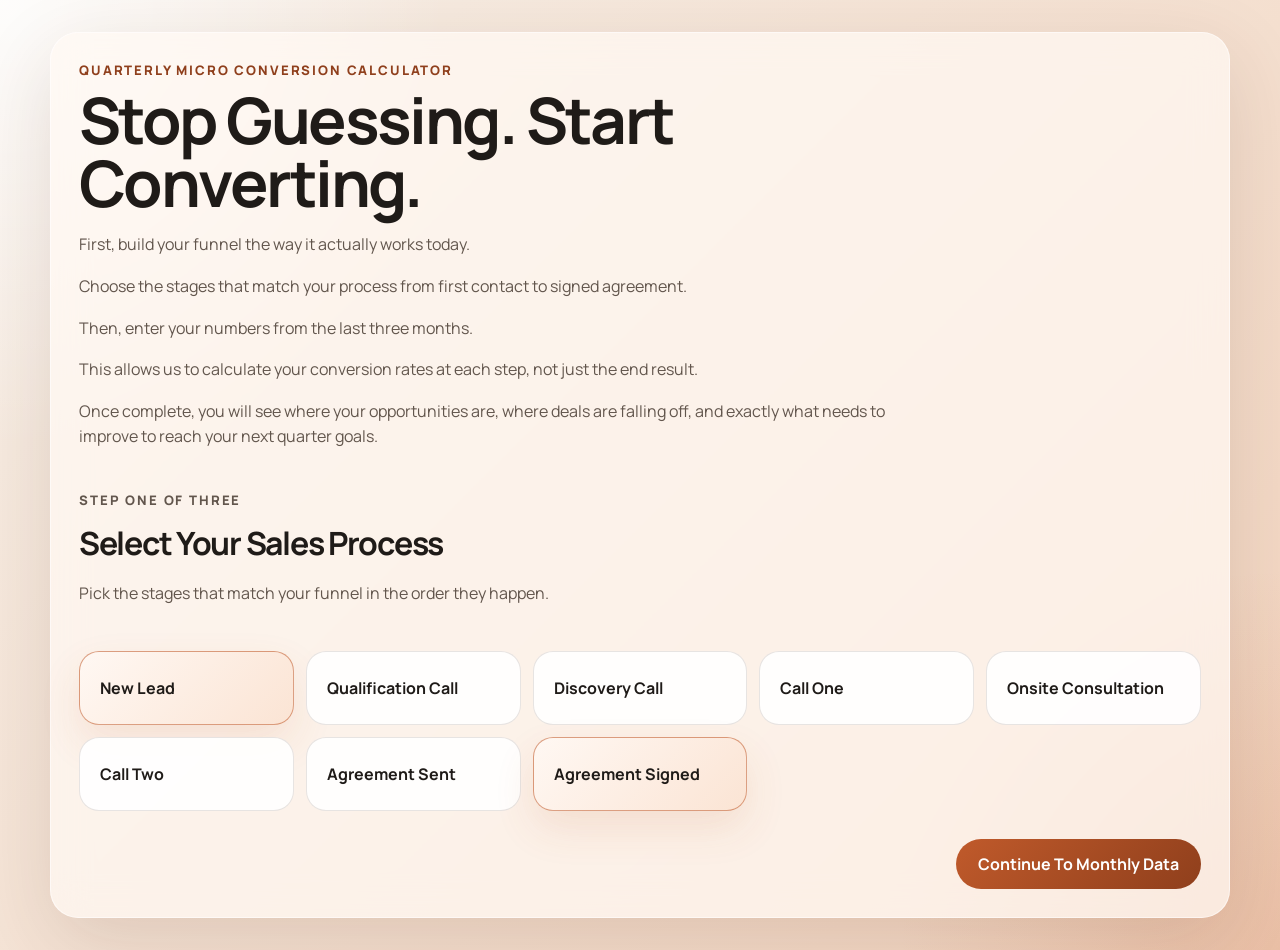
<file: index.html>
<!DOCTYPE html>
<html lang="en">
<head>
  <meta charset="UTF-8">
  <meta name="viewport" content="width=device-width, initial-scale=1.0">
  <title>Quarterly Micro Conversion Calculator</title>
  <link rel="preconnect" href="https://fonts.googleapis.com">
  <link rel="preconnect" href="https://fonts.gstatic.com" crossorigin>
  <link href="https://fonts.googleapis.com/css2?family=Manrope:wght@400;500;600;700;800&display=swap" rel="stylesheet">
  <link rel="stylesheet" href="./styles.css">
</head>
<body>
  <main class="widget-shell">
    <section class="calculator-card">
      <div class="hero" id="hero">
        <p class="eyebrow">Quarterly Micro Conversion Calculator</p>
        <h1 id="widget-title">Stop Guessing. Start Converting.</h1>
        <div class="intro" id="hero-copy"></div>
      </div>

      <section class="step-panel" id="process-step">
        <div class="section-heading">
          <p class="step-tag">Step One of Three</p>
          <h2>Select Your Sales Process</h2>
          <p>Pick the stages that match your funnel in the order they happen.</p>
        </div>
        <div class="stage-picker" id="stage-picker"></div>
        <div class="actions">
          <button class="primary-button" id="continue-button" type="button">Continue To Monthly Data</button>
        </div>
      </section>

      <section class="step-panel hidden" id="data-step">
        <div class="section-heading">
          <p class="step-tag">Step Two of Three</p>
          <h2>Enter Your Last 3 Months</h2>
          <div class="step-copy">
            <p>This is where most people realize what is actually happening in their funnel.</p>
            <p>Add your numbers for each stage across the last three months.</p>
            <p>We are measuring movement, not just outcomes.</p>
            <p>When you generate your results, you will see exactly where deals are being lost and what needs to improve to change your next quarter.</p>
          </div>
        </div>

        <div class="summary-bar">
          <div>
            <p class="summary-label">Selected Process</p>
            <p class="summary-process" id="selected-process"></p>
          </div>
          <div class="actions">
            <button class="secondary-button" id="back-to-process-button" type="button">Edit Process</button>
          </div>
        </div>

        <div class="months-panel" id="months-panel"></div>

        <div class="actions data-actions">
          <button class="primary-button" id="generate-results-button" type="button">Generate Results</button>
        </div>
      </section>

      <section class="step-panel hidden" id="results-step">
        <div class="section-heading">
          <p class="step-tag">Step Three of Four</p>
          <h2>Your Funnel, Broken Down Clearly</h2>
          <p>Start with your quarterly snapshot to see what your funnel is currently producing. Then set your next quarter goals and use the breakdown below to understand exactly what needs to happen at each stage to hit them.</p>
        </div>

        <div class="summary-bar">
          <div>
            <p class="summary-label">Selected Process</p>
            <p class="summary-process" id="selected-process-results"></p>
          </div>
          <div class="actions">
            <button class="secondary-button" id="back-to-data-button" type="button">Edit Monthly Data</button>
            <button class="secondary-button" id="back-to-process-from-results-button" type="button">Edit Process</button>
          </div>
        </div>

        <section class="hero-snapshot">
          <p class="snapshot-kicker">Quarterly Snapshot</p>
          <h3 class="snapshot-headline" id="summary-headline">0 Agreements Signed From 0 New Leads</h3>
          <p class="snapshot-percent" id="summary-percent">0.0% Total Conversion Rate</p>
          <p class="snapshot-copy" id="summary-copy">This is your current output. Now we break down each stage to understand what is driving it and what needs to change to impact your next quarter.</p>
          <p class="warning-copy" id="warning-copy" hidden></p>
        </section>

        <div class="results-accordion">
          <details class="accordion-card" open>
            <summary>Core Results</summary>
            <div class="accordion-body core-grid">
              <div class="result-card feature">
                <p class="result-label" id="quarter-total-label">Quarterly Total Agreements Signed</p>
                <p class="result-value" id="quarter-total">0</p>
                <p class="result-note" id="quarter-total-note">Total agreements signed across all 3 months</p>
              </div>
              <div class="result-card">
                <p class="result-label">Average Monthly Agreements Signed</p>
                <p class="result-value" id="monthly-average">0.0</p>
                <p class="result-note">Quarter total divided by 3 months</p>
              </div>
            </div>
          </details>

          <details class="accordion-card" open>
            <summary>Average Micro Conversions</summary>
            <div class="accordion-body">
              <div class="conversion-list" id="conversion-list"></div>
            </div>
          </details>

          <details class="accordion-card planner-card" open>
            <summary>Build Your 90 Day Plan</summary>
            <div class="accordion-body">
              <label class="field">
                <span id="goal-label">Target Agreements Signed for Next Quarter</span>
                <input id="goal-input" type="number" min="0" step="1" value="0">
              </label>
              <p class="result-note" id="forecast-note">Enter your target and we will map out exactly what your funnel needs to produce at each stage to hit it.</p>
              <div class="conversion-list" id="forecast-list"></div>
            </div>
          </details>

        </div>

        <div class="actions data-actions">
          <button class="primary-button" id="show-improvements-button" type="button">Show My Improvement Plan</button>
        </div>
      </section>

      <section class="step-panel hidden" id="improvement-step">
        <div class="section-heading">
          <p class="step-tag">Step Four of Four</p>
          <h2>Where To Improve First</h2>
          <p>We looked at your lowest micro conversion and turned it into a practical focus area so you know where to direct your effort next.</p>
        </div>

        <div class="summary-bar">
          <div>
            <p class="summary-label">Priority Focus</p>
            <p class="summary-process" id="improvement-stage-name"></p>
          </div>
          <div class="actions">
            <button class="secondary-button" id="back-to-results-button" type="button">Back To Results</button>
            <button class="secondary-button" id="back-to-data-from-improvement-button" type="button">Edit Monthly Data</button>
          </div>
        </div>

        <section class="hero-snapshot">
          <p class="snapshot-kicker">Lowest Micro Conversion</p>
          <h3 class="snapshot-headline" id="improvement-rate">0.0%</h3>
          <p class="snapshot-copy" id="improvement-summary">Your weakest conversion step will appear here.</p>
        </section>

        <div class="results-accordion">
          <details class="accordion-card" open>
            <summary>What This Tells Us</summary>
            <div class="accordion-body">
              <div class="insight-copy" id="improvement-diagnosis"></div>
            </div>
          </details>

          <details class="accordion-card planner-card" open>
            <summary>5 Ways To Improve This Stage</summary>
            <div class="accordion-body">
              <div class="tips-list" id="improvement-tips"></div>
            </div>
          </details>

          <section class="report-section cta-section">
            <div class="section-heading">
              <p class="section-label">Next Step</p>
              <h3 class="next-steps-title">Your Next Steps</h3>
              <p class="section-copy">Preview your expanded report, send it to your inbox, or book a sales process strategy session to walk through your next moves together.</p>
            </div>
            <label class="field">
              <span>Email Address</span>
              <input id="email-input" type="email" placeholder="name@example.com">
            </label>
            <div class="cta-actions">
              <button class="secondary-cta-button" id="preview-report-button" type="button">Preview Expanded Report</button>
              <button class="secondary-cta-button" id="email-report-button" type="button">Email Me The Report</button>
              <a
                class="cta-button"
                href="https://calendar.app.google/zzBbuVEscKuxoPaXA"
                target="_blank"
                rel="noreferrer"
              >
                Book A Sales Process Strategy Session
              </a>
            </div>
          </section>
        </div>
      </section>
    </section>
  </main>

  <script src="./script.js"></script>
</body>
</html>
</file>
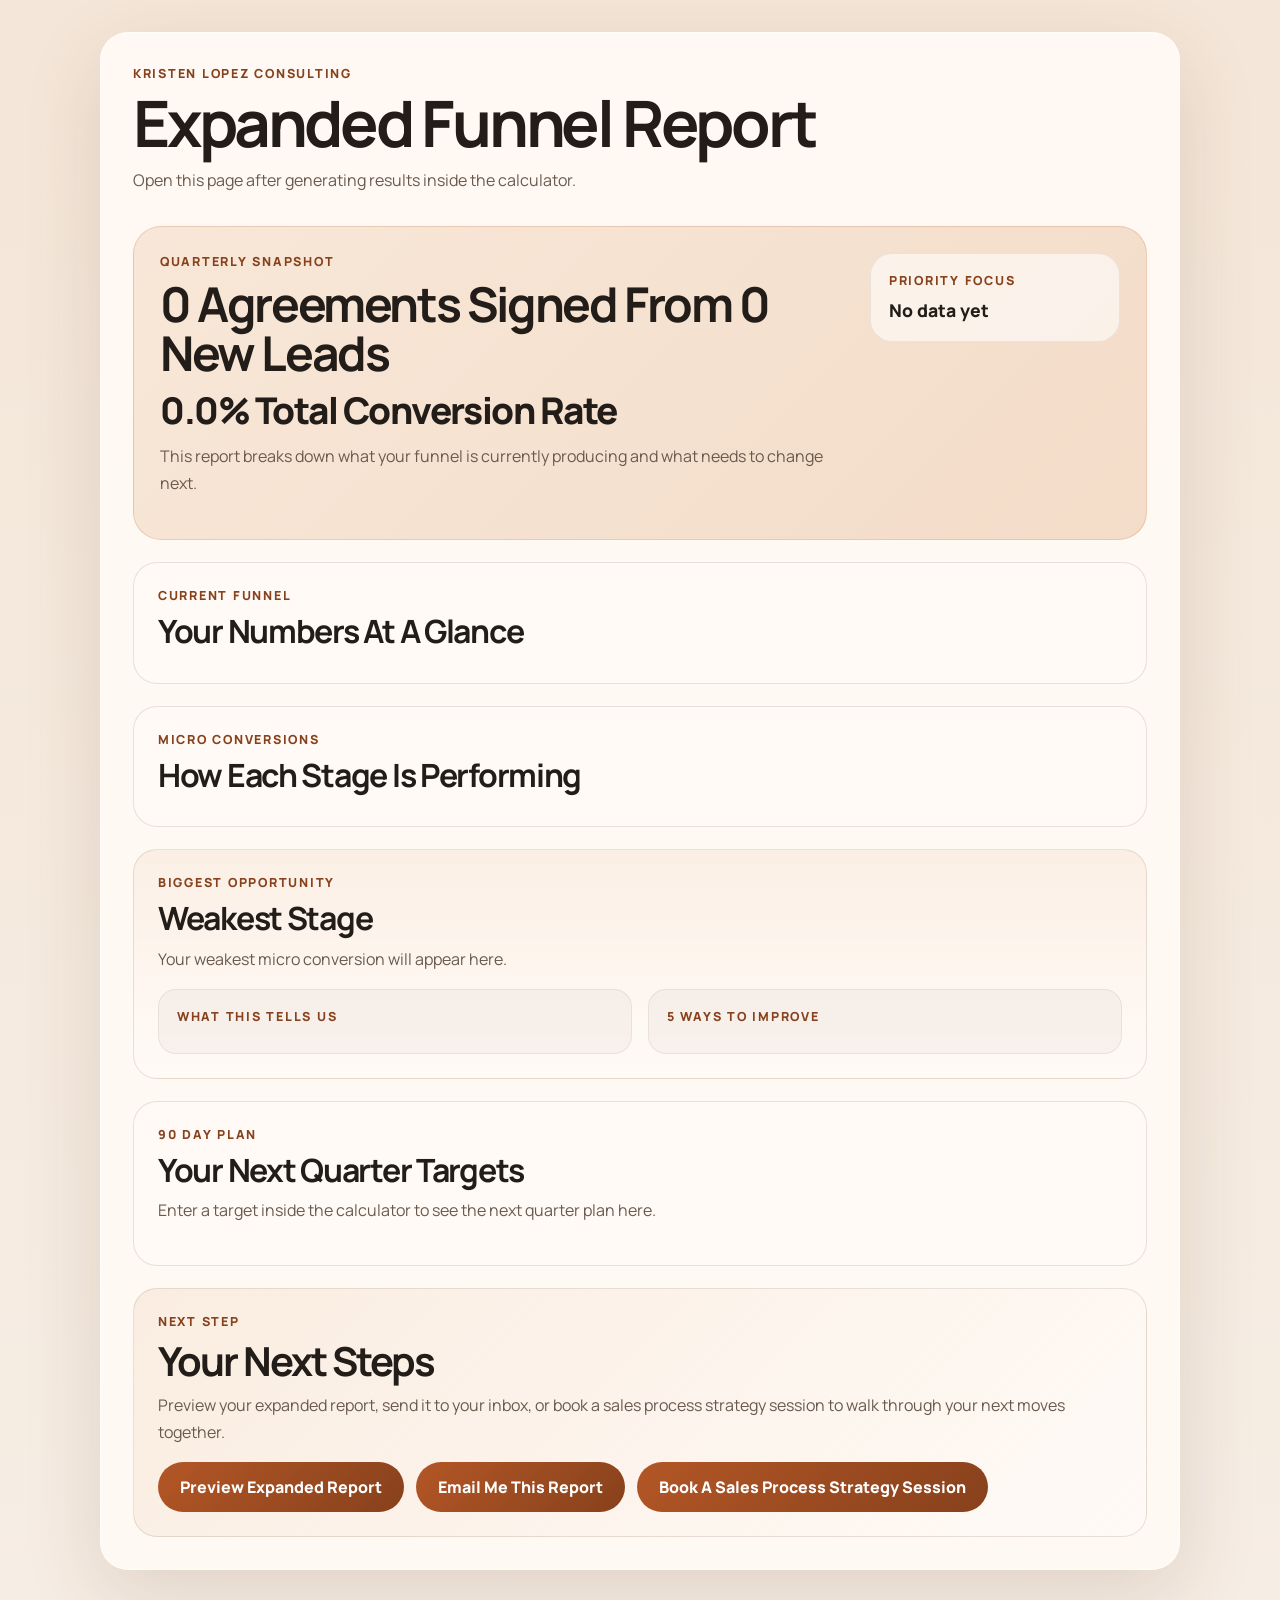
<file: report-template.html>
<!DOCTYPE html>
<html lang="en">
<head>
  <meta charset="UTF-8">
  <meta name="viewport" content="width=device-width, initial-scale=1.0">
  <title>Expanded Funnel Report</title>
  <link rel="preconnect" href="https://fonts.googleapis.com">
  <link rel="preconnect" href="https://fonts.gstatic.com" crossorigin>
  <link href="https://fonts.googleapis.com/css2?family=Manrope:wght@400;500;600;700;800&display=swap" rel="stylesheet">
  <link rel="stylesheet" href="./report-template.css">
</head>
<body>
  <main class="report-shell">
    <section class="report-card">
      <header class="report-header">
        <p class="eyebrow">Kristen Lopez Consulting</p>
        <h1>Expanded Funnel Report</h1>
        <p class="report-subtitle" id="report-subtitle">A custom report built from your last 3 months of funnel data.</p>
      </header>

      <section class="report-hero">
        <div>
          <p class="section-label">Quarterly Snapshot</p>
          <h2 id="snapshot-headline">0 Agreements Signed From 0 New Leads</h2>
          <p class="snapshot-rate" id="snapshot-rate">0.0% Total Conversion Rate</p>
          <p class="snapshot-support" id="snapshot-support">This report breaks down what your funnel is currently producing and what needs to change next.</p>
        </div>
        <div class="hero-chip">
          <p class="chip-label">Priority Focus</p>
          <p class="chip-value" id="priority-focus">No data yet</p>
        </div>
      </section>

      <section class="report-section">
        <div class="section-heading">
          <p class="section-label">Current Funnel</p>
          <h3>Your Numbers At A Glance</h3>
        </div>
        <div class="totals-grid" id="totals-grid"></div>
      </section>

      <section class="report-section">
        <div class="section-heading">
          <p class="section-label">Micro Conversions</p>
          <h3>How Each Stage Is Performing</h3>
        </div>
        <div class="stack-list" id="conversion-list"></div>
      </section>

      <section class="report-section spotlight">
        <div class="section-heading">
          <p class="section-label">Biggest Opportunity</p>
          <h3 id="weakest-stage-title">Weakest Stage</h3>
          <p class="section-copy" id="weakest-stage-summary">Your weakest micro conversion will appear here.</p>
        </div>
        <div class="diagnosis-grid">
          <div class="diagnosis-card">
            <p class="card-label">What This Tells Us</p>
            <div class="body-copy" id="diagnosis-copy"></div>
          </div>
          <div class="diagnosis-card">
            <p class="card-label">5 Ways To Improve</p>
            <div class="tip-list" id="tips-list"></div>
          </div>
        </div>
      </section>

      <section class="report-section">
        <div class="section-heading">
          <p class="section-label">90 Day Plan</p>
          <h3>Your Next Quarter Targets</h3>
          <p class="section-copy" id="goal-copy">Enter a target inside the calculator to see the next quarter plan here.</p>
        </div>
        <div class="stack-list" id="forecast-list"></div>
      </section>

      <section class="report-section cta-section">
        <div class="section-heading">
          <p class="section-label">Next Step</p>
          <h3 class="next-steps-title">Your Next Steps</h3>
          <p class="section-copy">Preview your expanded report, send it to your inbox, or book a sales process strategy session to walk through your next moves together.</p>
        </div>
        <div class="cta-actions">
          <button class="secondary-cta-button" id="preview-report-button" type="button">Preview Expanded Report</button>
          <button class="secondary-cta-button" id="email-report-button" type="button">Email Me This Report</button>
          <a
            class="cta-button"
            href="https://calendar.app.google/zzBbuVEscKuxoPaXA"
            target="_blank"
            rel="noreferrer"
          >
            Book A Sales Process Strategy Session
          </a>
        </div>
      </section>
    </section>
  </main>

  <script src="./report-template.js"></script>
</body>
</html>
</file>
<file: styles.css>
:root {
  --bg: #f7f0e8;
  --bg-accent: #f2d3bd;
  --card: rgba(255, 255, 255, 0.92);
  --card-soft: rgba(255, 248, 243, 0.84);
  --text: #1f1b18;
  --muted: #62564d;
  --line: rgba(63, 38, 24, 0.12);
  --shadow: 0 24px 80px rgba(82, 46, 26, 0.14);
  --brand: #c05a2b;
  --brand-dark: #8f3f1c;
  --highlight: #fbe4d4;
}
* { box-sizing: border-box; }
body {
  margin: 0;
  min-height: 100vh;
  font-family: "Manrope", sans-serif;
  color: var(--text);
  background:
    radial-gradient(circle at top left, rgba(255,255,255,.85), transparent 28%),
    radial-gradient(circle at bottom right, rgba(192,90,43,.16), transparent 24%),
    linear-gradient(135deg, var(--bg) 0%, var(--bg-accent) 100%);
}
.widget-shell { display: grid; min-height: 100vh; padding: 32px 18px; place-items: center; }
.calculator-card {
  width: min(1180px, 100%);
  padding: 28px;
  border: 1px solid rgba(255,255,255,.55);
  border-radius: 28px;
  background: rgba(255,248,243,.72);
  box-shadow: var(--shadow);
  backdrop-filter: blur(18px);
}
.hero { max-width: 820px; margin-bottom: 40px; }
.hero.hidden-hero { display: none; }
.eyebrow, .step-tag, .snapshot-kicker {
  margin: 0 0 10px;
  letter-spacing: .14em;
  text-transform: uppercase;
  font-size: .82rem;
  font-weight: 800;
  color: var(--brand-dark);
}
h1,h2,h3 { margin: 0; letter-spacing: -.04em; }
h1 { font-size: clamp(2rem, 5vw, 4rem); line-height: .98; margin-bottom: 18px; }
h2 { font-size: clamp(1.35rem, 3vw, 2rem); }
.intro,.section-heading p,.step-copy p { color: var(--muted); line-height: 1.6; }
.intro p,.step-copy p { margin: 0 0 16px; }
.intro p:last-child,.step-copy p:last-child { margin-bottom: 0; }
.step-panel { display: grid; gap: 28px; }
.section-heading { max-width: 780px; }
.section-heading h2 { margin-bottom: 14px; }
.stage-picker { display: grid; gap: 12px; grid-template-columns: repeat(auto-fit, minmax(180px, 1fr)); }
.stage-option { position: relative; }
.stage-option input { position: absolute; opacity: 0; pointer-events: none; }
.stage-option label {
  display: flex; align-items: center; min-height: 74px; padding: 18px 20px;
  border: 1px solid var(--line); border-radius: 20px; background: var(--card);
  font-weight: 700; cursor: pointer;
}
.stage-option input:checked + label {
  border-color: rgba(192,90,43,.55);
  background: linear-gradient(135deg, #fff8f3 0%, var(--highlight) 100%);
  box-shadow: 0 18px 40px rgba(192,90,43,.12);
}
.actions,.summary-bar { display: flex; gap: 14px; align-items: center; justify-content: space-between; flex-wrap: wrap; }
.actions { justify-content: flex-end; }
.data-actions { justify-content: flex-end; }
.primary-button,.secondary-button {
  border: 0; border-radius: 999px; font: inherit; font-weight: 700; cursor: pointer;
}
.primary-button { padding: 14px 22px; background: linear-gradient(135deg, var(--brand) 0%, var(--brand-dark) 100%); color: #fff; }
.secondary-button { padding: 12px 18px; background: rgba(31,27,24,.08); color: var(--text); }
.hidden { display: none; }
.summary-bar,.month-card,.result-card,.accordion-card {
  border: 1px solid var(--line); border-radius: 24px; background: var(--card);
}
.summary-bar,.month-card,.result-card { padding: 20px; }
.summary-label { margin: 0 0 6px; color: var(--muted); font-size: .88rem; font-weight: 700; }
.summary-process { margin: 0; font-size: 1.05rem; font-weight: 800; }
.months-panel { display: grid; gap: 16px; }
.month-card { background: var(--card-soft); }
.month-title { margin: 0 0 16px; font-size: 1.15rem; font-weight: 800; }
.month-fields { display: grid; gap: 14px; grid-template-columns: repeat(auto-fit, minmax(160px, 1fr)); }
.field { display: grid; gap: 8px; }
.field span { font-size: .92rem; font-weight: 700; }
.field input {
  width: 100%; padding: 14px 16px; border: 1px solid rgba(63,38,24,.18);
  border-radius: 16px; background: #fffdfb; color: var(--text); font: inherit;
}
.hero-snapshot {
  padding: 28px; border-radius: 28px; background: linear-gradient(135deg, #fff8f3 0%, #f8d8c2 100%);
  border: 1px solid rgba(192,90,43,.18); box-shadow: 0 18px 48px rgba(192,90,43,.12);
}
.snapshot-headline { font-size: clamp(1.8rem, 4.2vw, 3rem); line-height: 1.05; font-weight: 800; letter-spacing: -.04em; }
.snapshot-percent { margin: 16px 0 0; font-size: clamp(1.6rem, 3.8vw, 2.8rem); line-height: 1; font-weight: 800; letter-spacing: -.04em; }
.snapshot-copy { margin: 16px 0 0; max-width: 60ch; color: var(--text); font-size: 1.05rem; line-height: 1.6; font-weight: 700; }
.results-accordion { display: grid; gap: 16px; }
.accordion-card { overflow: hidden; }
.accordion-card summary { padding: 20px 22px; list-style: none; cursor: pointer; font-size: 1.02rem; font-weight: 800; }
.accordion-card summary::-webkit-details-marker { display: none; }
.accordion-card[open] summary { border-bottom: 1px solid var(--line); }
.accordion-body { padding: 20px 22px 22px; }
.planner-card summary { font-size: 1.4rem; line-height: 1.15; }
.core-grid { display: grid; gap: 16px; grid-template-columns: repeat(auto-fit, minmax(240px, 1fr)); }
.result-card.feature { background: linear-gradient(135deg, #fff8f3 0%, var(--highlight) 100%); }
.result-label { margin: 0 0 10px; color: var(--muted); font-size: .92rem; font-weight: 700; }
.result-value { margin: 0; font-size: clamp(1.7rem, 4vw, 3rem); line-height: 1; letter-spacing: -.05em; font-weight: 800; }
.result-note,.summary-copy,.warning-copy { margin: 10px 0 0; line-height: 1.55; }
.summary-copy,.result-note { color: var(--muted); }
.conversion-list { display: grid; gap: 12px; margin-top: 14px; }
.insight-copy,
.tips-list { display: grid; gap: 14px; }
.insight-copy p,
.tips-list p { margin: 0; color: var(--muted); line-height: 1.65; }
.tip-card {
  padding: 16px 18px;
  border-radius: 18px;
  background: rgba(31,27,24,.04);
}
.tip-card h4 {
  margin: 0 0 8px;
  font-size: 1rem;
  letter-spacing: -.02em;
}
.conversion-row {
  display: flex; align-items: baseline; justify-content: space-between; gap: 12px;
  padding: 12px 14px; border-radius: 16px; background: rgba(31,27,24,.04);
}
.conversion-name,.conversion-rate { margin: 0; }
.conversion-name { font-size: .93rem; font-weight: 700; }
.conversion-rate { font-size: 1.05rem; font-weight: 800; }
.warning-copy { padding: 12px 14px; border-radius: 16px; background: rgba(192,90,43,.08); color: var(--brand-dark); }
.cta-section {
  text-align: left;
  background: linear-gradient(135deg, rgba(248, 231, 216, 0.7) 0%, rgba(255, 250, 246, 0.98) 100%);
}
.next-steps-title {
  font-size: clamp(1.7rem, 3.5vw, 2.5rem);
  line-height: 1.05;
  letter-spacing: -.05em;
}
.cta-actions {
  display: flex;
  gap: 12px;
  flex-wrap: wrap;
  margin-top: 14px;
}
.cta-button,
.secondary-cta-button {
  display: inline-flex;
  align-items: center;
  justify-content: center;
  padding: 14px 22px;
  border-radius: 999px;
  font: inherit;
  font-weight: 800;
  text-decoration: none;
  background: linear-gradient(135deg, var(--brand) 0%, var(--brand-dark) 100%);
  color: #fff;
}
.secondary-cta-button {
  border: 0;
  cursor: pointer;
}
@media (max-width: 560px) {
  .calculator-card { padding: 18px; border-radius: 22px; }
}
</file>
<file: report-template.css>
:root {
  --bg: #f6ede4;
  --card: #fffaf6;
  --soft: #f8e7d8;
  --soft-2: #f3dcc8;
  --text: #221d19;
  --muted: #6a5a4e;
  --line: rgba(70, 44, 28, 0.12);
  --brand: #b35626;
  --brand-dark: #87411c;
}

* { box-sizing: border-box; }

body {
  margin: 0;
  background: linear-gradient(180deg, #f4e6d8 0%, var(--bg) 100%);
  color: var(--text);
  font-family: "Manrope", sans-serif;
}

.report-shell {
  padding: 32px 18px;
}

.report-card {
  width: min(1080px, 100%);
  margin: 0 auto;
  padding: 32px;
  border-radius: 28px;
  background: rgba(255, 250, 246, 0.92);
  border: 1px solid rgba(255,255,255,0.6);
  box-shadow: 0 24px 80px rgba(92, 53, 25, 0.14);
}

.eyebrow,
.section-label,
.card-label,
.chip-label {
  margin: 0 0 10px;
  color: var(--brand-dark);
  text-transform: uppercase;
  letter-spacing: 0.14em;
  font-size: 0.78rem;
  font-weight: 800;
}

h1, h2, h3, h4, p { margin-top: 0; }

h1 {
  margin-bottom: 12px;
  font-size: clamp(2.1rem, 5vw, 4rem);
  line-height: 0.98;
  letter-spacing: -0.05em;
}

h2 {
  margin-bottom: 14px;
  font-size: clamp(1.9rem, 4vw, 3rem);
  line-height: 1.02;
  letter-spacing: -0.05em;
}

h3 {
  margin-bottom: 10px;
  font-size: clamp(1.3rem, 2.8vw, 2rem);
  line-height: 1.08;
  letter-spacing: -0.04em;
}

.report-subtitle,
.section-copy,
.body-copy p,
.report-row-note,
.snapshot-support {
  color: var(--muted);
  line-height: 1.7;
}

.report-header {
  margin-bottom: 32px;
}

.report-hero {
  display: grid;
  grid-template-columns: minmax(0, 1fr) 250px;
  gap: 20px;
  padding: 26px;
  border-radius: 28px;
  background: linear-gradient(135deg, var(--soft) 0%, var(--soft-2) 100%);
  border: 1px solid rgba(179, 86, 38, 0.18);
}

.snapshot-rate {
  margin-bottom: 14px;
  font-size: clamp(1.4rem, 3vw, 2.3rem);
  line-height: 1;
  letter-spacing: -0.04em;
  font-weight: 800;
}

.hero-chip {
  align-self: start;
  padding: 18px;
  border-radius: 22px;
  background: rgba(255,255,255,0.58);
  border: 1px solid rgba(70, 44, 28, 0.08);
}

.chip-value {
  margin: 0;
  font-size: 1.1rem;
  font-weight: 800;
  line-height: 1.35;
}

.report-section {
  margin-top: 22px;
  padding: 24px;
  border-radius: 24px;
  background: var(--card);
  border: 1px solid var(--line);
}

.report-section.spotlight {
  background: linear-gradient(180deg, rgba(248, 231, 216, 0.55) 0%, rgba(255, 250, 246, 0.98) 100%);
}

.totals-grid {
  display: grid;
  gap: 14px;
  grid-template-columns: repeat(auto-fit, minmax(170px, 1fr));
}

.metric-card,
.report-row,
.tip-card,
.diagnosis-card {
  border-radius: 18px;
  background: rgba(31, 27, 24, 0.03);
  border: 1px solid rgba(70, 44, 28, 0.08);
}

.metric-card {
  padding: 16px;
}

.metric-label {
  margin: 0 0 8px;
  color: var(--muted);
  font-size: 0.88rem;
  font-weight: 700;
}

.metric-value {
  margin: 0;
  font-size: 1.7rem;
  line-height: 1;
  letter-spacing: -0.04em;
  font-weight: 800;
}

.stack-list {
  display: grid;
  gap: 12px;
}

.report-row {
  display: flex;
  justify-content: space-between;
  gap: 12px;
  padding: 14px 16px;
}

.report-row-title {
  margin: 0 0 4px;
  font-weight: 800;
}

.report-row-value {
  margin: 0;
  font-size: 1.05rem;
  font-weight: 800;
  white-space: nowrap;
}

.diagnosis-grid {
  display: grid;
  gap: 16px;
  grid-template-columns: repeat(2, minmax(0, 1fr));
}

.diagnosis-card {
  padding: 18px;
}

.body-copy,
.tip-list {
  display: grid;
  gap: 12px;
}

.tip-card {
  padding: 14px 16px;
}

.tip-card h4 {
  margin-bottom: 6px;
  font-size: 1rem;
  line-height: 1.3;
  letter-spacing: -0.02em;
}

.tip-card p {
  margin: 0;
  color: var(--muted);
  line-height: 1.6;
}

.cta-section {
  text-align: left;
  background: linear-gradient(135deg, rgba(248, 231, 216, 0.7) 0%, rgba(255, 250, 246, 0.98) 100%);
}

.next-steps-title {
  font-size: clamp(1.7rem, 3.5vw, 2.5rem);
  line-height: 1.05;
  letter-spacing: -0.05em;
}

.cta-actions {
  display: flex;
  gap: 12px;
  flex-wrap: wrap;
  margin-top: 8px;
}

.cta-button {
  display: inline-flex;
  align-items: center;
  justify-content: center;
  padding: 14px 22px;
  border-radius: 999px;
  background: linear-gradient(135deg, var(--brand) 0%, var(--brand-dark) 100%);
  color: #fff;
  text-decoration: none;
  font-weight: 800;
}

.secondary-cta-button {
  display: inline-flex;
  align-items: center;
  justify-content: center;
  padding: 14px 22px;
  border: 0;
  border-radius: 999px;
  background: linear-gradient(135deg, var(--brand) 0%, var(--brand-dark) 100%);
  color: #fff;
  font: inherit;
  font-weight: 800;
  cursor: pointer;
}

@media (max-width: 760px) {
  .report-card { padding: 20px; }
  .report-hero,
  .diagnosis-grid { grid-template-columns: 1fr; }
}
</file>
